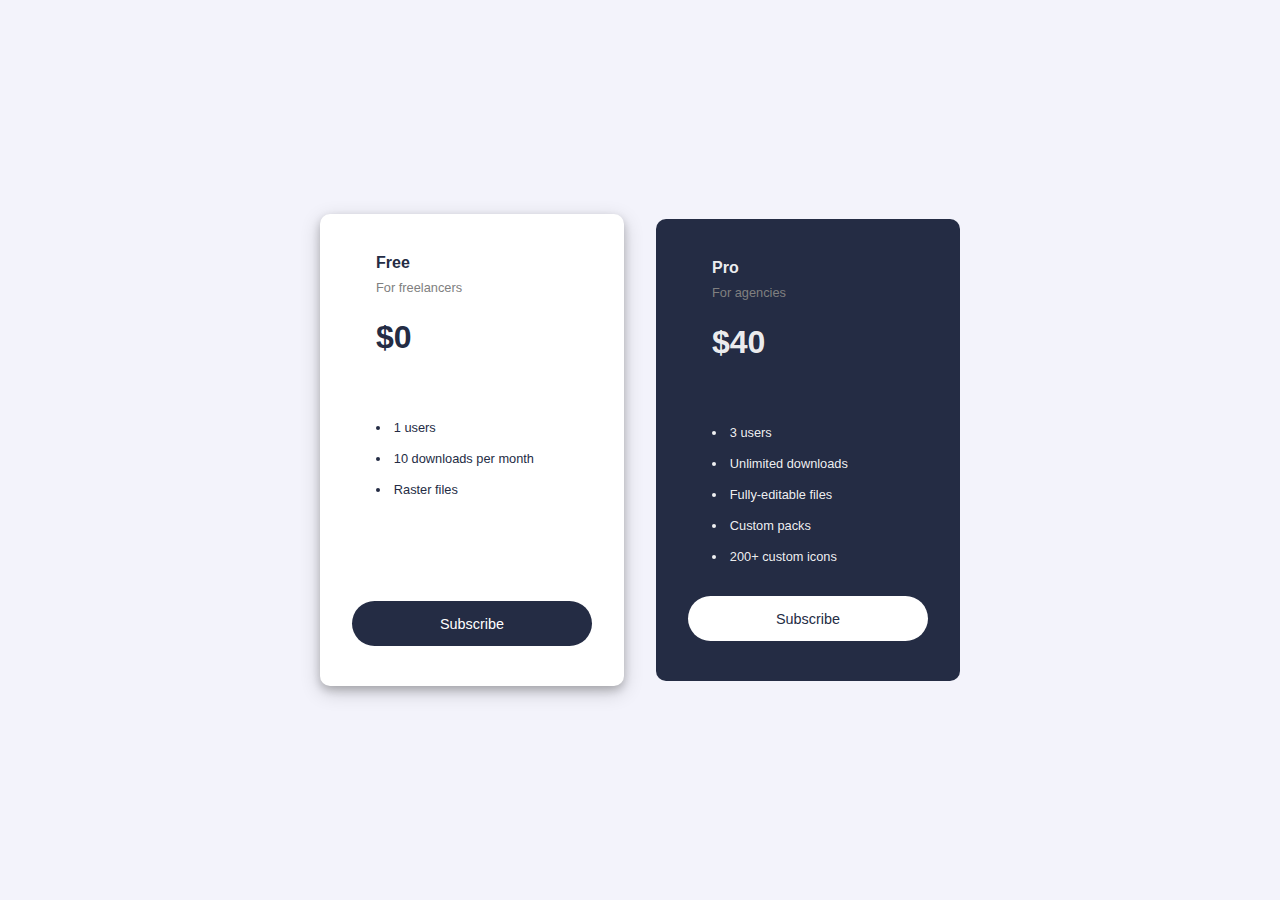
<file: PriceCard/index.html>
<!DOCTYPE html>
<html lang="en">

  <head>
    <meta charset="UTF-8">
    <meta name="viewport" content="width=device-width, initial-scale=1.0">
    <title>Price Card</title>
    <link rel="stylesheet" href="./style.css">
  </head>

  <body>
    <div class="container">
      <div class="price-card free">
        <div class="card-body">
          <h4>Free</h4>
          <p>For freelancers</p>
          <h1>$0</h1>
          <ul>
            <li> 1 users</li>
            <li> 10 downloads per month</li>
            <li> Raster files</li>
          </ul>
        </div>
        <button class="btn btn-free">Subscribe</button>
      </div>

      <div class="price-card pro">
        <div class="card-body">
          <h4>Pro</h4>
          <p>For agencies</p>
          <h1>$40</h1>
          <ul>
            <li> 3 users</li>
            <li> Unlimited downloads</li>
            <li> Fully-editable files</li>
            <li> Custom packs</li>
            <li> 200+ custom icons</li>
          </ul>
        </div>
        <button class="btn btn-pro">Subscribe</button>
      </div>
    </div>
  </body>

</html>
</file>
<file: PriceCard/style.css>
body {
  margin: 0;
  background-color: #F3F3FB;
  font-family: sans-serif;
  display: flex;
  align-items: center;
  justify-content: center;
  min-height: 100vh;
}

.container {
  display: flex;
  align-items: center;
  justify-content: center;
  width: 80%;
}

.price-card {
  background-color: white;
  width: 240px;
  margin: 1rem;
  padding: 2.5rem 2rem;
  border-radius: 10px;
}

.free {
  color: #242C44;
  box-shadow: 0 4px 8px 0 rgba(0, 0, 0, 0.2), 0 6px 20px 0 rgba(0, 0, 0, 0.19);
}

.pro {
  background-color: #242C44;
  color: rgba(255, 255, 255, 0.932);
}

.card-body {
  padding: 0rem 1.5rem;
}

p {
  font-size: .8rem;
  margin: 0;
  margin-top: .5rem;
}

.free p {
  color: rgb(128, 128, 128);
}

.pro p {
  color: rgb(128, 128, 128);
}

h1,
h4 {
  margin: 0;
}

h1 {
  margin: 1.5rem 0rem;
}

img {
  width: 8%;
  margin: 0;
}

span {
  margin: 0;
  padding: 0;
}

ul {
  list-style-position: inside;
  margin: 0;
  padding: 0;
  margin-top: 4rem;
}

ul li {
  margin-bottom: 1rem;
  font-size: .8rem;
}


.btn {
  width: 100%;
  border: none;
  padding: .9rem;
  font-size: .9rem;
  border-radius: 25px;
}

.btn-free {
  margin-top: 5.5rem;
  background-color: #242C44;
  color: white;

}

.btn-pro {
  margin-top: 1rem;
  background-color: white;
  color: #242C44;
}
</file>
